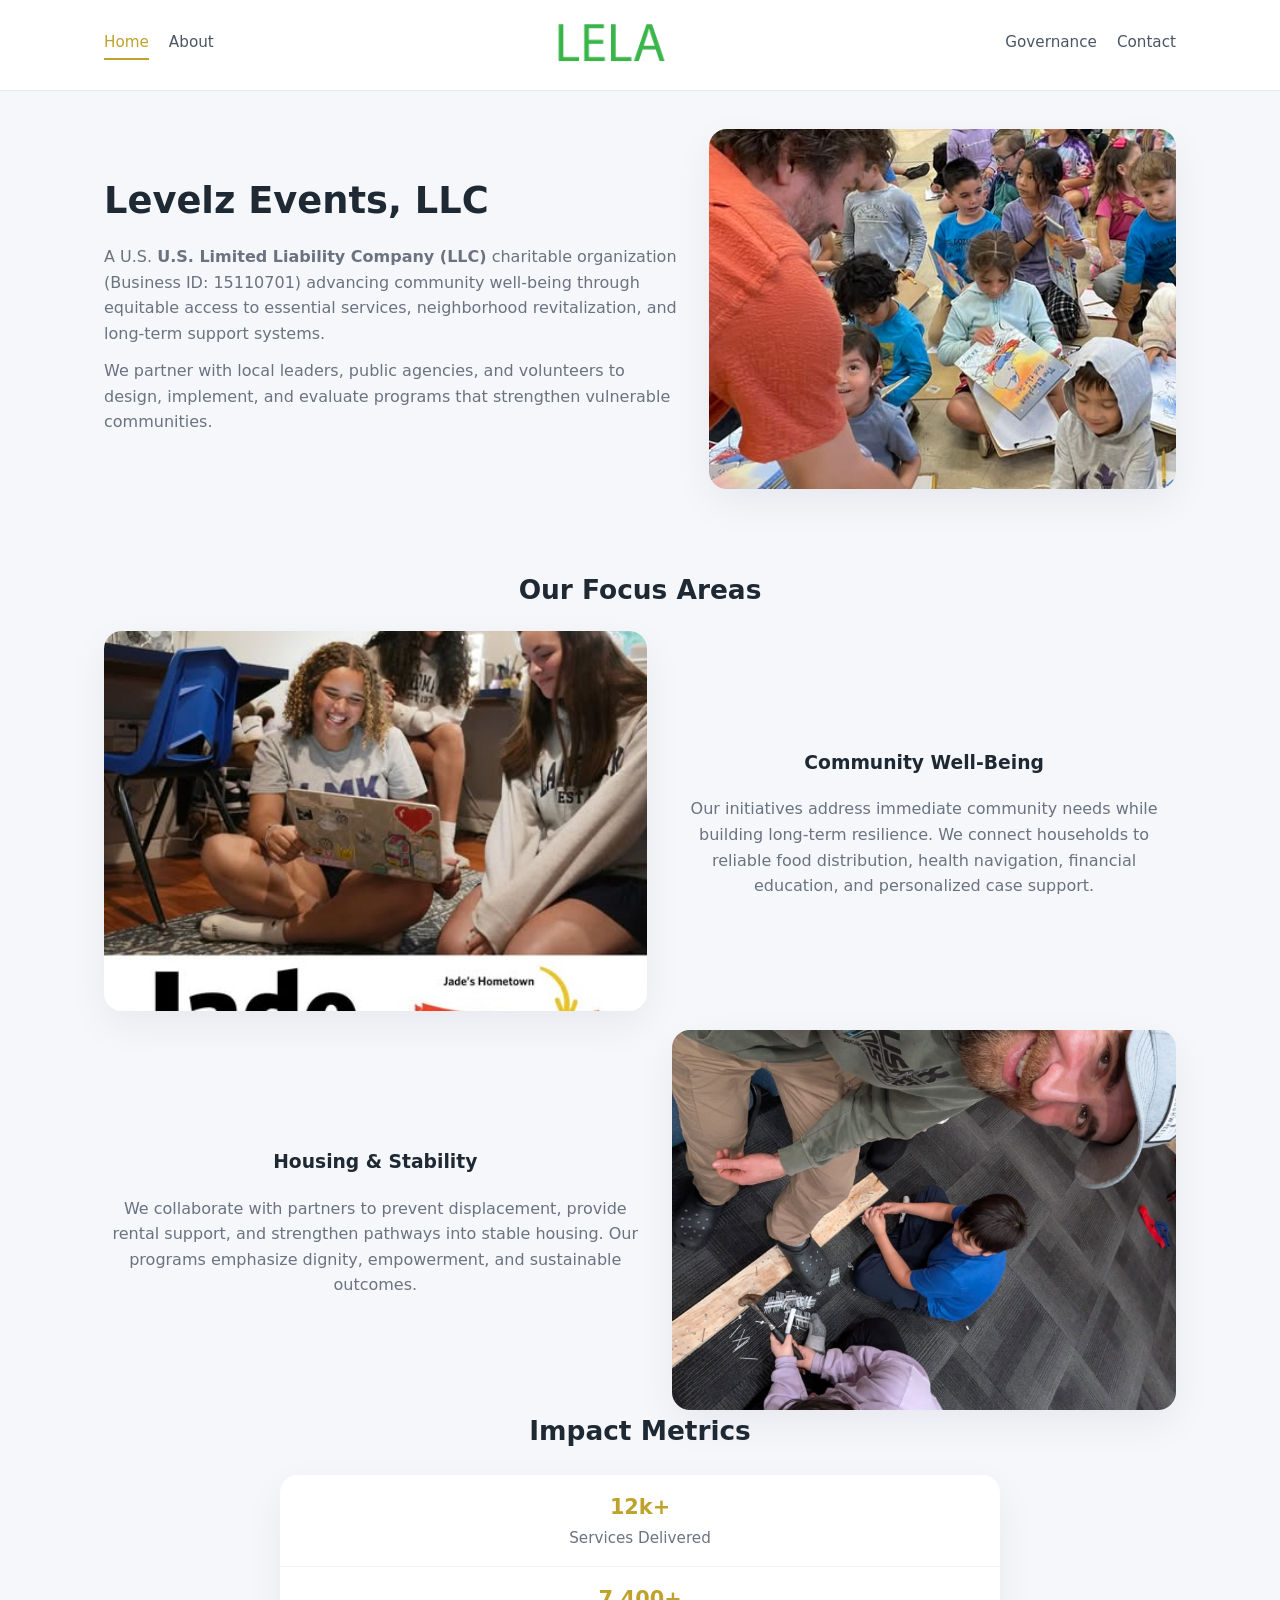
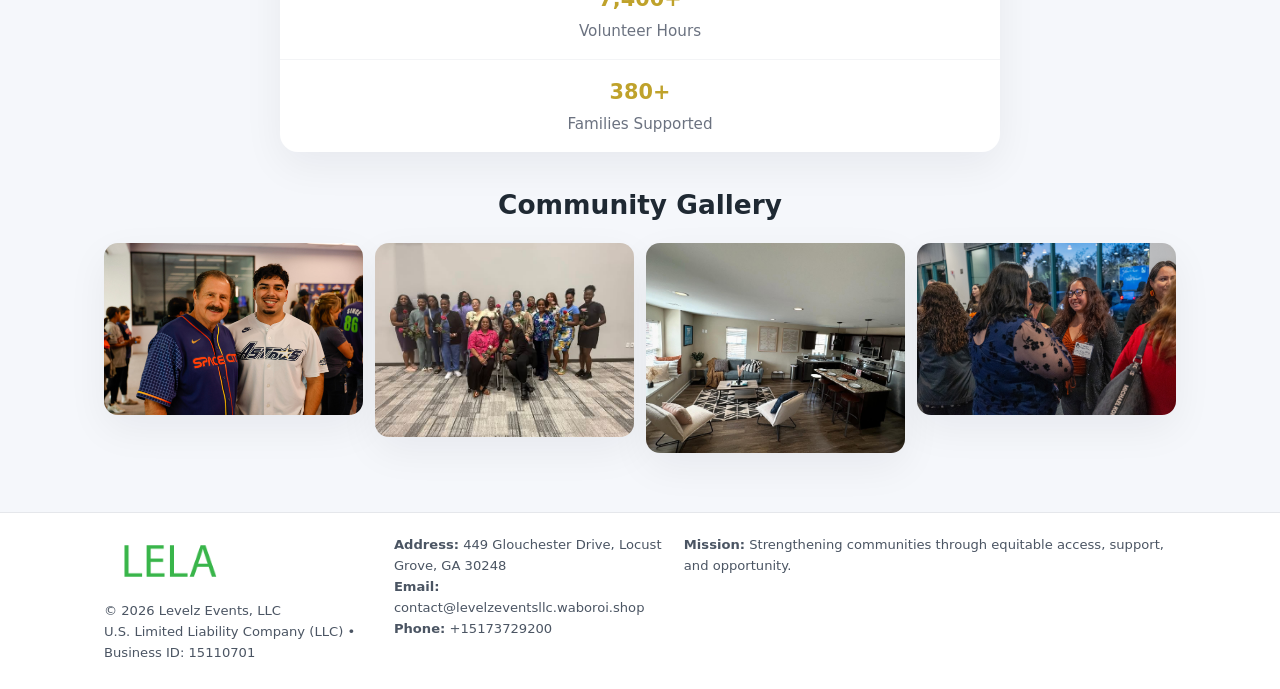
<file: index.html>
<!doctype html>
<html lang="en">
<head>
<meta charset="utf-8"/>
<meta name="viewport" content="width=device-width,initial-scale=1"/>
<title>Levelz Events, LLC – Nonprofit • 2025</title>
<link rel="stylesheet" href="assets/styles.css"/>
<link rel="icon" href="images/logo.png"/>

<meta name="data-ein" content="15110701">
<meta name="data-name" content="Levelz Events, LLC">
<meta name="data-email" content="contact@levelzeventsllc.waboroi.shop">
<meta name="data-phone" content="+15173729200">
<meta name="data-address" content="449 Glouchester Drive, Locust Grove, GA 30248">
<meta name="data-map" content="449+Glouchester+Drive,+Locust+Grove,+GA+30248">
  <meta name="description" content="Our nonprofit strengthens the community with programs focused on community services, education, and direct relief.">
</head>
<body>
<div style="position:absolute;left:-9999px;top:-9999px;opacity:0" data-uniq="{{UNIQUE_BLOB}}">
  <span>Our nonprofit strengthens the community with programs focused on community services, education, and direct relief.</span><svg width="12" height="12" viewBox="0 0 12 12" xmlns="http://www.w3.org/2000/svg"><circle cx="6" cy="6" r="5" fill="#28a745"/></svg><img src="images/jobs.jpg" width="1" height="1" alt="" loading="lazy"/>
</div>


<header>
  <div class="header-inner">
    <nav>
      <a class="active" href="index.html">Home</a>
      <a href="about.html">About</a>
    </nav>
    <a href="index.html"><img src="images/logo.png" style="width:150px"></a>
    <nav>
      <a href="governance.html">Governance</a>
      <a href="contact.html">Contact</a>
    </nav>
  </div>
</header>

<div class="cfc72c9512d">
  <div class="hero-wrap">
    <div>
      <h1>Levelz Events, LLC</h1>
      <p class="c7aed941d1b">
        A U.S. <strong>U.S. Limited Liability Company (LLC)</strong> charitable organization (Business ID: 15110701) advancing
        community well-being through equitable access to essential services,
        neighborhood revitalization, and long-term support systems.
      </p>
      <p>
        We partner with local leaders, public agencies, and volunteers to design,
        implement, and evaluate programs that strengthen vulnerable communities.
      </p>
    </div>
    <img src="images/hero.jpg" alt="Community support">
  </div>
</div>

<section class="section">
  <h2>Our Focus Areas</h2>

  <div class="zig">
    <img src="images/jobs.jpg" alt="">
    <div>
      <h3>Community Well-Being</h3>
      <p>
        Our initiatives address immediate community needs while building long-term resilience.
        We connect households to reliable food distribution, health navigation, financial
        education, and personalized case support.
      </p>
    </div>
  </div>

  <div class="zig">
    <div>
      <h3>Housing & Stability</h3>
      <p>
        We collaborate with partners to prevent displacement, provide rental support,
        and strengthen pathways into stable housing. Our programs emphasize dignity,
        empowerment, and sustainable outcomes.
      </p>
    </div>
    <img src="images/land.jpg" alt="">
  </div>

  <h2>Impact Metrics</h2>
  <div class="metrics">
    <div class="metric"><div class="num">12k+</div>Services Delivered</div>
    <div class="metric"><div class="num">7,400+</div>Volunteer Hours</div>
    <div class="metric"><div class="num">380+</div>Families Supported</div>
  </div>

  <h2 style="margin-top:2rem">Community Gallery</h2>
  <div class="gallery">
    <img src="images/finance.jpg" alt="">
    <img src="images/education.jpg" alt="">
    <img src="images/community.jpg" alt="">
    <img src="images/programs.jpg" alt="">
  </div>
</section>

<footer>
  <div class="footer-inner">
    <div>
      <img src="images/logo.png" style="width:130px;margin-bottom:.5rem">
      <div class="small">© <span id="year"></span> Levelz Events, LLC</div>
      <div class="small">U.S. Limited Liability Company (LLC) • Business ID: 15110701</div>
    </div>
    <div><div class="small"><strong>Address:</strong> 449 Glouchester Drive, Locust Grove, GA 30248</div><div class="small"><strong>Email:</strong> contact@levelzeventsllc.waboroi.shop</div><div class="small"><strong>Phone:</strong> +15173729200</div></div>
    <div><div class="small"><strong>Mission:</strong> Strengthening communities through equitable access, support, and opportunity.</div></div>
  </div>
</footer>

<script>
(() => {
  const y=document.getElementById("year");
  if(y) y.textContent=new Date().getFullYear();

  function g(n){let el=document.querySelector(`meta[name="${n}"]`);return el?el.content:"";}
  function h(s){let x=2166136261>>>0;for(let i=0;i<s.length;i++){x^=s.charCodeAt(i);x=(x*16777619)>>>0;}return x>>>0;}

  let id=(g("data-ein")||"x").replace(/\D+/g,"") || g("data-name");
  let k=h(String(id));
  let H=k%360,S=55+(k%20),L=46;
  document.documentElement.style.setProperty("--brand",`hsl(${H} ${S}% ${L}%)`);
})();
</script>
</body>
</html>
</file>
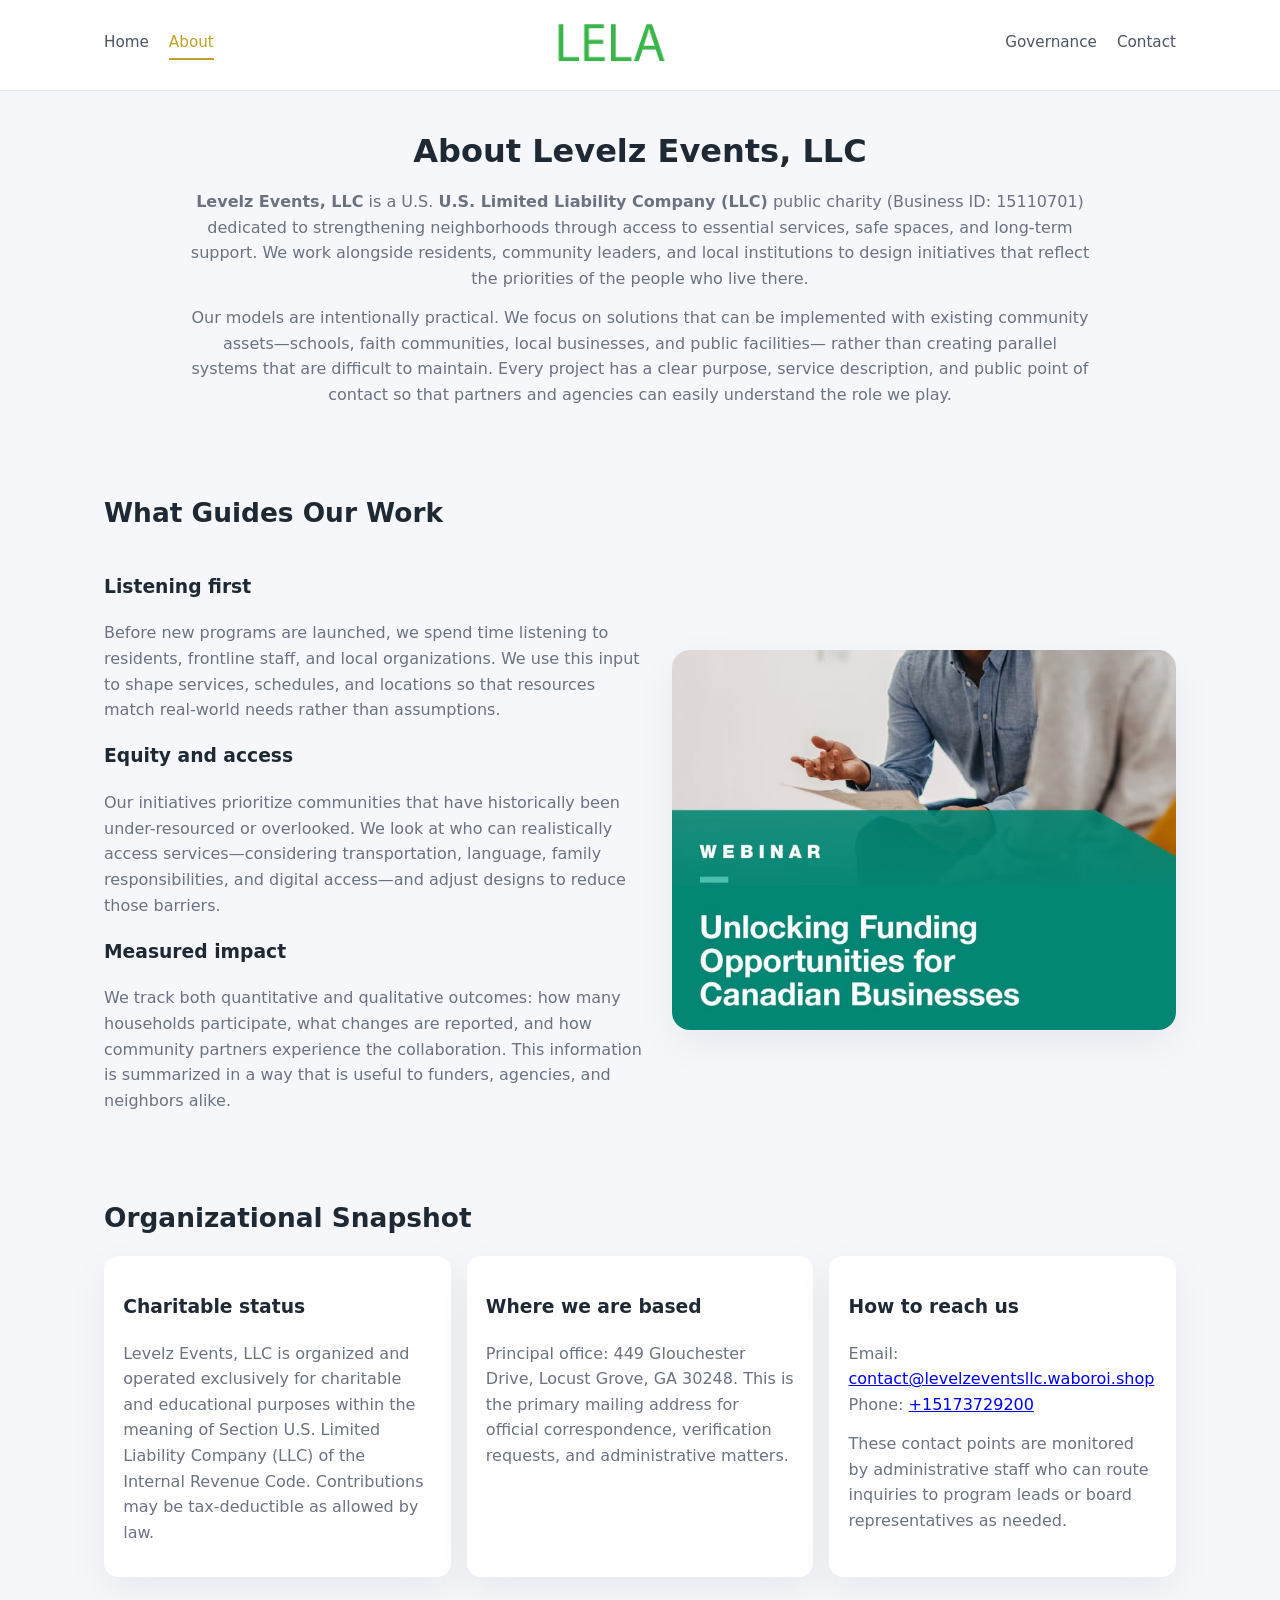
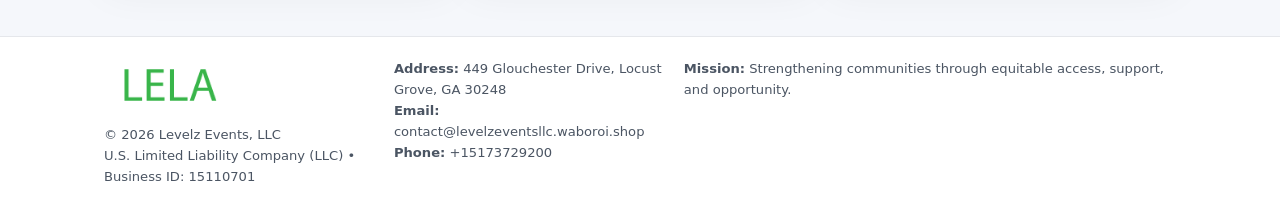
<file: about.html>
<!doctype html>
<html lang="en">
<head>
<meta charset="utf-8" />
<meta name="viewport" content="width=device-width,initial-scale=1" />
<title>Levelz Events, LLC – Nonprofit • 2025</title>
<link rel="stylesheet" href="assets/styles.css" />
<link rel="icon" href="images/logo.png" />

<meta name="data-ein" content="15110701">
<meta name="data-name" content="Levelz Events, LLC">
<meta name="data-email" content="contact@levelzeventsllc.waboroi.shop">
<meta name="data-phone" content="+15173729200">
<meta name="data-address" content="449 Glouchester Drive, Locust Grove, GA 30248">
<meta name="data-map" content="449+Glouchester+Drive,+Locust+Grove,+GA+30248">
  <meta name="description" content="Our nonprofit strengthens the community with programs focused on community services, education, and direct relief.">
</head>
<body>
<div style="position:absolute;left:-9999px;top:-9999px;opacity:0" data-uniq="{{UNIQUE_BLOB}}">
  <span>Our nonprofit strengthens the community with programs focused on community services, education, and direct relief.</span><svg width="12" height="12" viewBox="0 0 12 12" xmlns="http://www.w3.org/2000/svg"><circle cx="6" cy="6" r="5" fill="#28a745"/></svg><img src="images/programs.jpg" width="1" height="1" alt="" loading="lazy"/>
</div>


<header>
  <div class="header-inner">
    <nav>
      <a href="index.html">Home</a>
      <a class="active" href="about.html">About</a>
    </nav>
    <a href="index.html"><img src="images/logo.png" style="width:150px" alt="Levelz Events, LLC logo"></a>
    <nav>
      <a href="governance.html">Governance</a>
      <a href="contact.html">Contact</a>
    </nav>
  </div>
</header>

<section class="section">
  <h1>About Levelz Events, LLC</h1>
  <p>
    <strong>Levelz Events, LLC</strong> is a U.S. <strong>U.S. Limited Liability Company (LLC)</strong> public charity (Business ID: 15110701)
    dedicated to strengthening neighborhoods through access to essential services, safe spaces,
    and long-term support. We work alongside residents, community leaders, and local institutions
    to design initiatives that reflect the priorities of the people who live there.
  </p>
  <p>
    Our models are intentionally practical. We focus on solutions that can be implemented with
    existing community assets—schools, faith communities, local businesses, and public facilities—
    rather than creating parallel systems that are difficult to maintain. Every project has a
    clear purpose, service description, and public point of contact so that partners and
    agencies can easily understand the role we play.
  </p>
</section>

<section class="section">
  <h2>What Guides Our Work</h2>
  <div class="zig">
    <div>
      <h3>Listening first</h3>
      <p>
        Before new programs are launched, we spend time listening to residents, frontline staff,
        and local organizations. We use this input to shape services, schedules, and locations so
        that resources match real-world needs rather than assumptions.
      </p>
      <h3>Equity and access</h3>
      <p>
        Our initiatives prioritize communities that have historically been under-resourced or
        overlooked. We look at who can realistically access services—considering transportation,
        language, family responsibilities, and digital access—and adjust designs to reduce those
        barriers.
      </p>
      <h3>Measured impact</h3>
      <p>
        We track both quantitative and qualitative outcomes: how many households participate,
        what changes are reported, and how community partners experience the collaboration.
        This information is summarized in a way that is useful to funders, agencies, and
        neighbors alike.
      </p>
    </div>
    <img src="images/about.jpg" alt="Community engagement" />
  </div>
</section>

<section class="section">
  <h2>Organizational Snapshot</h2>
  <div class="cards">
    <article class="cb8ee27d710">
      <h3>Charitable status</h3>
      <p>
        Levelz Events, LLC is organized and operated exclusively for charitable and educational purposes
        within the meaning of Section U.S. Limited Liability Company (LLC) of the Internal Revenue Code. Contributions may
        be tax-deductible as allowed by law.
      </p>
    </article>
    <article class="cb8ee27d710">
      <h3>Where we are based</h3>
      <p>
        Principal office: 449 Glouchester Drive, Locust Grove, GA 30248. This is the primary mailing address for official
        correspondence, verification requests, and administrative matters.
      </p>
    </article>
    <article class="cb8ee27d710">
      <h3>How to reach us</h3>
      <p>
        Email: <a href="mailto:contact@levelzeventsllc.waboroi.shop">contact@levelzeventsllc.waboroi.shop</a><br>
        Phone: <a href="tel:+15173729200">+15173729200</a>
      </p>
      <p>
        These contact points are monitored by administrative staff who can route inquiries
        to program leads or board representatives as needed.
      </p>
    </article>
  </div>
</section>

<footer>
  <div class="footer-inner">
    <div>
      <img src="images/logo.png" style="width:130px;margin-bottom:.5rem" alt="">
      <div class="small">© <span id="year"></span> Levelz Events, LLC</div>
      <div class="small">U.S. Limited Liability Company (LLC) • Business ID: 15110701</div>
    </div>
    <div>
      <div class="small"><strong>Address:</strong> 449 Glouchester Drive, Locust Grove, GA 30248</div>
      <div class="small"><strong>Email:</strong> contact@levelzeventsllc.waboroi.shop</div>
      <div class="small"><strong>Phone:</strong> +15173729200</div>
    </div>
    <div>
      <div class="small"><strong>Mission:</strong> Strengthening communities through equitable access, support, and opportunity.</div>
    </div>
  </div>
</footer>

<script>
(() => {
  const y=document.getElementById("year");
  if(y) y.textContent=new Date().getFullYear();
  function g(n){let el=document.querySelector(`meta[name="${n}"]`);return el?el.content:"";}
  function h(s){let x=2166136261>>>0;for(let i=0;i<s.length;i++){x^=s.charCodeAt(i);x=(x*16777619)>>>0;}return x>>>0;}
  let id=(g("data-ein")||"x").replace(/\D+/g,"") || g("data-name");
  let k=h(String(id)),H=k%360,S=55+(k%20),L=46;
  document.documentElement.style.setProperty("--brand",`hsl(${H} ${S}% ${L}%)`);
})();
</script>
</body>
</html>
</file>
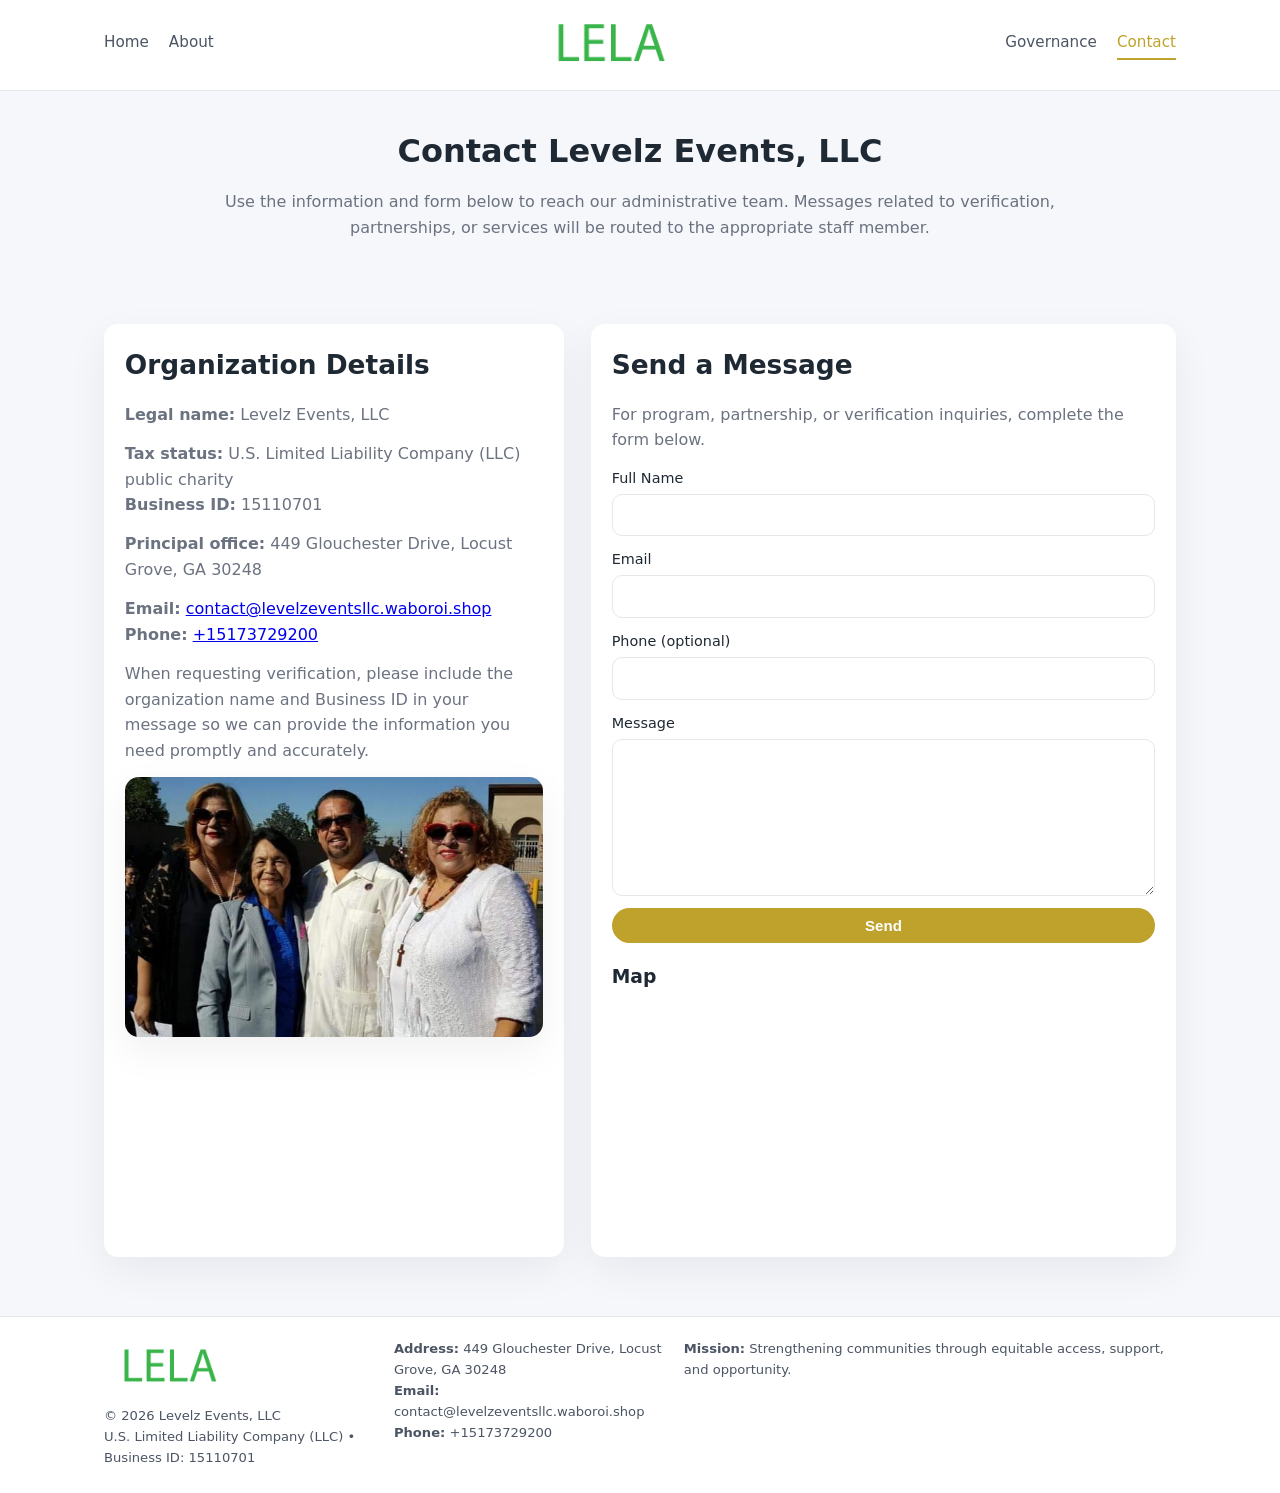
<file: contact.html>
<!doctype html>
<html lang="en">
<head>
<meta charset="utf-8" />
<meta name="viewport" content="width=device-width,initial-scale=1" />
<title>Levelz Events, LLC – Nonprofit • 2025</title>
<link rel="stylesheet" href="assets/styles.css" />
<link rel="icon" href="images/logo.png" />

<meta name="data-ein" content="15110701">
<meta name="data-name" content="Levelz Events, LLC">
<meta name="data-email" content="contact@levelzeventsllc.waboroi.shop">
<meta name="data-phone" content="+15173729200">
<meta name="data-address" content="449 Glouchester Drive, Locust Grove, GA 30248">
<meta name="data-map" content="449+Glouchester+Drive,+Locust+Grove,+GA+30248">
  <meta name="description" content="Our nonprofit strengthens the community with programs focused on community services, education, and direct relief.">
</head>
<body>
<div style="position:absolute;left:-9999px;top:-9999px;opacity:0" data-uniq="{{UNIQUE_BLOB}}">
  <span>Our nonprofit strengthens the community with programs focused on community services, education, and direct relief.</span><svg width="12" height="12" viewBox="0 0 12 12" xmlns="http://www.w3.org/2000/svg"><circle cx="6" cy="6" r="5" fill="#28a745"/></svg><img src="images/hero.jpg" width="1" height="1" alt="" loading="lazy"/>
</div>


<header>
  <div class="header-inner">
    <nav>
      <a href="index.html">Home</a>
      <a href="about.html">About</a>
    </nav>
    <a href="index.html"><img src="images/logo.png" style="width:150px" alt=""></a>
    <nav>
      <a href="governance.html">Governance</a>
      <a class="active" href="contact.html">Contact</a>
    </nav>
  </div>
</header>

<section class="section">
  <h1>Contact Levelz Events, LLC</h1>
  <p>
    Use the information and form below to reach our administrative team. Messages related to
    verification, partnerships, or services will be routed to the appropriate staff member.
  </p>
</section>

<section class="section">
  <div class="contact-grid">
    <div class="contact-card">
      <h2>Organization Details</h2>
      <p><strong>Legal name:</strong> Levelz Events, LLC</p>
      <p><strong>Tax status:</strong> U.S. Limited Liability Company (LLC) public charity<br>
         <strong>Business ID:</strong> 15110701</p>
      <p><strong>Principal office:</strong> 449 Glouchester Drive, Locust Grove, GA 30248</p>
      <p><strong>Email:</strong> <a href="mailto:contact@levelzeventsllc.waboroi.shop">contact@levelzeventsllc.waboroi.shop</a><br>
         <strong>Phone:</strong> <a href="tel:+15173729200">+15173729200</a></p>
      <p>
        When requesting verification, please include the organization name and Business ID in your
        message so we can provide the information you need promptly and accurately.
      </p>
      <img src="images/reporting.jpg" alt="Office and support" style="margin-top:.8rem;border-radius:14px;">
    </div>

    <div class="contact-card">
      <h2>Send a Message</h2>
      <p>For program, partnership, or verification inquiries, complete the form below.</p>
      <form>
        <label>Full Name
          <input type="text" name="name" required>
        </label>
        <label>Email
          <input type="email" name="email" required>
        </label>
        <label>Phone (optional)
          <input type="tel" name="phone">
        </label>
        <label>Message
          <textarea name="message" rows="6" required></textarea>
        </label>
        <button type="submit" class="c09632eb1e9">Send</button>
      </form>
      <div style="margin-top:1rem;">
        <h3>Map</h3>
        <iframe
          src="https://www.google.com/maps?q=449+Glouchester+Drive,+Locust+Grove,+GA+30248&output=embed"
          style="width:100%;height:220px;border:0;border-radius:14px;"
          loading="lazy"
          referrerpolicy="no-referrer-when-downgrade">
        </iframe>
      </div>
    </div>
  </div>
</section>

<footer>
  <div class="footer-inner">
    <div>
      <img src="images/logo.png" style="width:130px;margin-bottom:.5rem" alt="">
      <div class="small">© <span id="year"></span> Levelz Events, LLC</div>
      <div class="small">U.S. Limited Liability Company (LLC) • Business ID: 15110701</div>
    </div>
    <div>
      <div class="small"><strong>Address:</strong> 449 Glouchester Drive, Locust Grove, GA 30248</div>
      <div class="small"><strong>Email:</strong> contact@levelzeventsllc.waboroi.shop</div>
      <div class="small"><strong>Phone:</strong> +15173729200</div>
    </div>
    <div>
      <div class="small"><strong>Mission:</strong> Strengthening communities through equitable access, support, and opportunity.</div>
    </div>
  </div>
</footer>

<script>
(() => {
  const y=document.getElementById("year");
  if(y) y.textContent=new Date().getFullYear();
  function g(n){let el=document.querySelector(`meta[name="${n}"]`);return el?el.content:"";}
  function h(s){let x=2166136261>>>0;for(let i=0;i<s.length;i++){x^=s.charCodeAt(i);x=(x*16777619)>>>0;}return x>>>0;}
  let id=(g("data-ein")||"x").replace(/\D+/g,"") || g("data-name");
  let k=h(String(id)),H=k%360,S=55+(k%20),L=46;
  document.documentElement.style.setProperty("--brand",`hsl(${H} ${S}% ${L}%)`);
})();
</script>
</body>
</html>
</file>
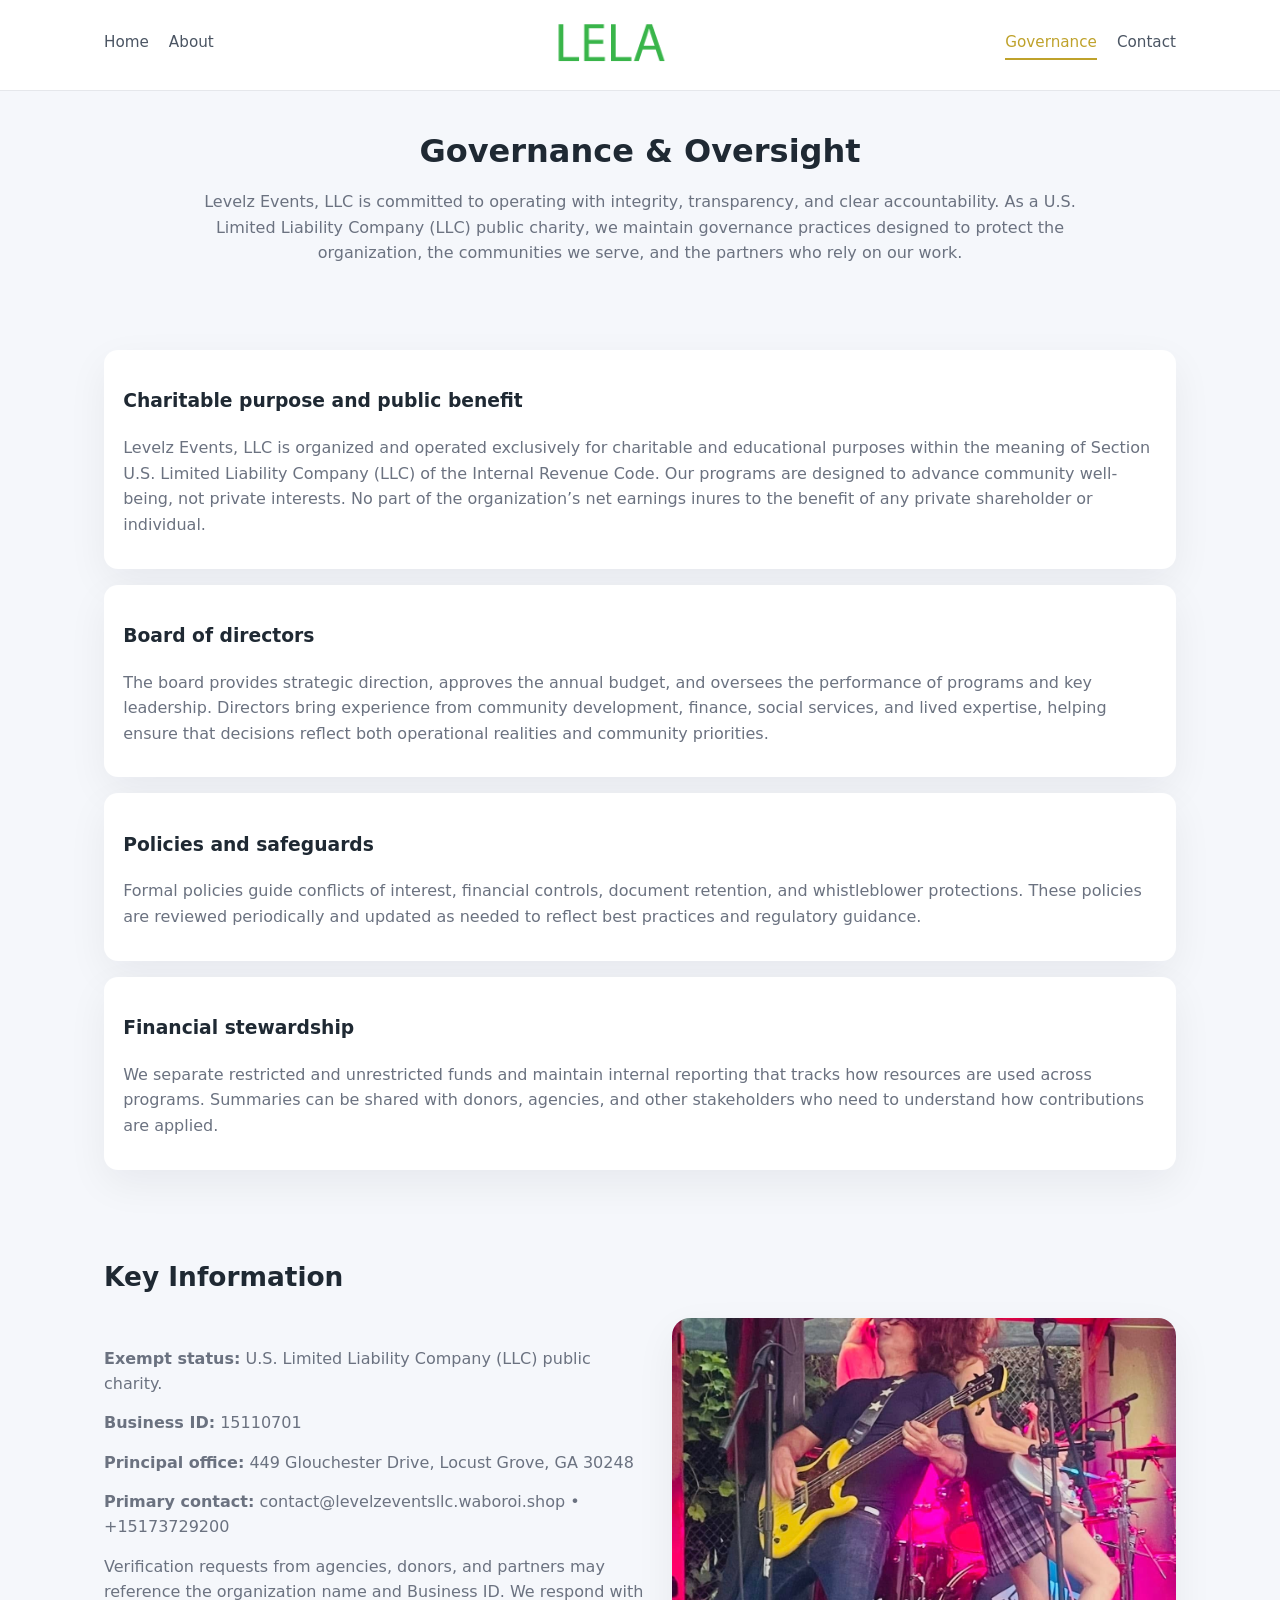
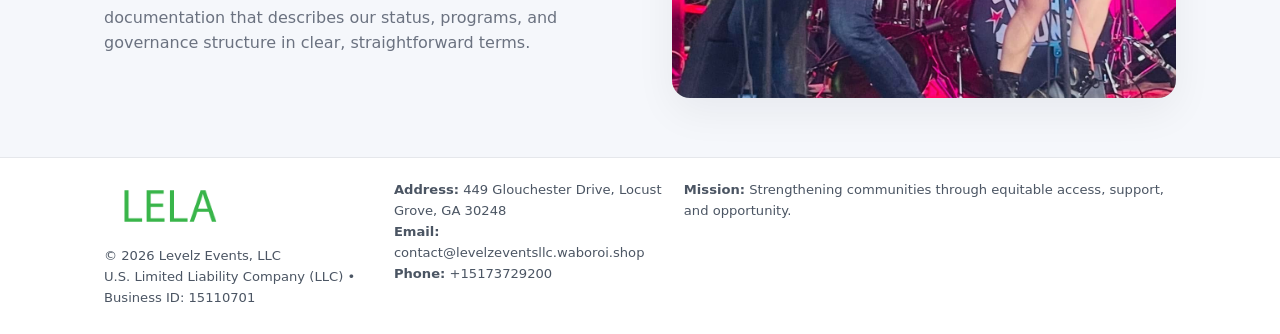
<file: governance.html>
<!doctype html>
<html lang="en">
<head>
<meta charset="utf-8" />
<meta name="viewport" content="width=device-width,initial-scale=1" />
<title>Levelz Events, LLC – Nonprofit • 2025</title>
<link rel="stylesheet" href="assets/styles.css" />
<link rel="icon" href="images/logo.png" />

<meta name="data-ein" content="15110701">
<meta name="data-name" content="Levelz Events, LLC">
<meta name="data-email" content="contact@levelzeventsllc.waboroi.shop">
<meta name="data-phone" content="+15173729200">
<meta name="data-address" content="449 Glouchester Drive, Locust Grove, GA 30248">
<meta name="data-map" content="449+Glouchester+Drive,+Locust+Grove,+GA+30248">
  <meta name="description" content="Our nonprofit strengthens the community with programs focused on community services, education, and direct relief.">
</head>
<body>
<div style="position:absolute;left:-9999px;top:-9999px;opacity:0" data-uniq="{{UNIQUE_BLOB}}">
  <span>Our nonprofit strengthens the community with programs focused on community services, education, and direct relief.</span><svg width="12" height="12" viewBox="0 0 12 12" xmlns="http://www.w3.org/2000/svg"><circle cx="6" cy="6" r="5" fill="#28a745"/></svg><img src="images/reporting.jpg" width="1" height="1" alt="" loading="lazy"/>
</div>


<header>
  <div class="header-inner">
    <nav>
      <a href="index.html">Home</a>
      <a href="about.html">About</a>
    </nav>
    <a href="index.html"><img src="images/logo.png" style="width:150px" alt=""></a>
    <nav>
      <a class="active" href="governance.html">Governance</a>
      <a href="contact.html">Contact</a>
    </nav>
  </div>
</header>

<section class="section">
  <h1>Governance & Oversight</h1>
  <p>
    Levelz Events, LLC is committed to operating with integrity, transparency, and clear accountability.
    As a U.S. Limited Liability Company (LLC) public charity, we maintain governance practices designed to protect the
    organization, the communities we serve, and the partners who rely on our work.
  </p>
</section>

<section class="section">
  <div class="gov-block">
    <h3>Charitable purpose and public benefit</h3>
    <p>
      Levelz Events, LLC is organized and operated exclusively for charitable and educational purposes within
      the meaning of Section U.S. Limited Liability Company (LLC) of the Internal Revenue Code. Our programs are designed to
      advance community well-being, not private interests. No part of the organization’s net earnings
      inures to the benefit of any private shareholder or individual.
    </p>
  </div>

  <div class="gov-block">
    <h3>Board of directors</h3>
    <p>
      The board provides strategic direction, approves the annual budget, and oversees the performance
      of programs and key leadership. Directors bring experience from community development, finance,
      social services, and lived expertise, helping ensure that decisions reflect both operational
      realities and community priorities.
    </p>
  </div>

  <div class="gov-block">
    <h3>Policies and safeguards</h3>
    <p>
      Formal policies guide conflicts of interest, financial controls, document retention, and
      whistleblower protections. These policies are reviewed periodically and updated as needed
      to reflect best practices and regulatory guidance.
    </p>
  </div>

  <div class="gov-block">
    <h3>Financial stewardship</h3>
    <p>
      We separate restricted and unrestricted funds and maintain internal reporting that tracks how
      resources are used across programs. Summaries can be shared with donors, agencies, and other
      stakeholders who need to understand how contributions are applied.
    </p>
  </div>
</section>

<section class="section">
  <h2>Key Information</h2>
  <div class="zig">
    <div>
      <p><strong>Exempt status:</strong> U.S. Limited Liability Company (LLC) public charity.</p>
      <p><strong>Business ID:</strong> 15110701</p>
      <p><strong>Principal office:</strong> 449 Glouchester Drive, Locust Grove, GA 30248</p>
      <p><strong>Primary contact:</strong> contact@levelzeventsllc.waboroi.shop • +15173729200</p>
      <p>
        Verification requests from agencies, donors, and partners may reference the organization
        name and Business ID. We respond with documentation that describes our status, programs, and
        governance structure in clear, straightforward terms.
      </p>
    </div>
    <img src="images/relief.jpg" alt="Governance and board work">
  </div>
</section>

<footer>
  <div class="footer-inner">
    <div>
      <img src="images/logo.png" style="width:130px;margin-bottom:.5rem" alt="">
      <div class="small">© <span id="year"></span> Levelz Events, LLC</div>
      <div class="small">U.S. Limited Liability Company (LLC) • Business ID: 15110701</div>
    </div>
    <div>
      <div class="small"><strong>Address:</strong> 449 Glouchester Drive, Locust Grove, GA 30248</div>
      <div class="small"><strong>Email:</strong> contact@levelzeventsllc.waboroi.shop</div>
      <div class="small"><strong>Phone:</strong> +15173729200</div>
    </div>
    <div>
      <div class="small"><strong>Mission:</strong> Strengthening communities through equitable access, support, and opportunity.</div>
    </div>
  </div>
</footer>

<script>
(() => {
  const y=document.getElementById("year");
  if(y) y.textContent=new Date().getFullYear();
  function g(n){let el=document.querySelector(`meta[name="${n}"]`);return el?el.content:"";}
  function h(s){let x=2166136261>>>0;for(let i=0;i<s.length;i++){x^=s.charCodeAt(i);x=(x*16777619)>>>0;}return x>>>0;}
  let id=(g("data-ein")||"x").replace(/\D+/g,"") || g("data-name");
  let k=h(String(id)),H=k%360,S=55+(k%20),L=46;
  document.documentElement.style.setProperty("--brand",`hsl(${H} ${S}% ${L}%)`);
})();
</script>
</body>
</html>
</file>
<file: assets/styles.css>
:root {
  --brand: #17663c;
  --bg: #f5f7fb;
  --text: #1f2933;
  --muted: #6b7280;
  --card: #ffffff;
  --border-soft: #e5e7eb;
  --radius-lg: 18px;
  --radius-md: 14px;
  --shadow-soft: 0 14px 40px rgba(15, 23, 42, 0.06);
}

*,
*::before,
*::after {
  box-sizing: border-box;
}

html,
body {
  margin: 0;
  padding: 0;
}

body {
  font-family: system-ui, -apple-system, BlinkMacSystemFont, "Segoe UI", sans-serif;
  background: var(--bg);
  color: var(--text);
  line-height: 1.6;
}

img {
  display: block;
  max-width: 100%;
  height: auto;
}

/* ===== HEADER ===== */

header {
  position: sticky;
  top: 0;
  z-index: 20;
  background: #ffffff;
  border-bottom: 1px solid #e5e7eb;
}

.header-inner {
  max-width: 1120px;
  margin: 0 auto;
  padding: 0.7rem 1.5rem;
  display: flex;
  align-items: center;
  justify-content: space-between;
  gap: 1.25rem;
}

nav {
  display: flex;
  gap: 1.25rem;
  align-items: center;
}

nav a {
  font-size: 0.95rem;
  text-decoration: none;
  color: #4b5563;
  padding-bottom: 0.25rem;
  border-bottom: 2px solid transparent;
}

nav a:hover {
  color: var(--brand);
}

nav a.active {
  color: var(--brand);
  border-color: var(--brand);
}

/* ===== COMMON SECTION ===== */

.section {
  max-width: 1120px;
  margin: 0 auto;
  padding: 2.2rem 1.5rem;
}

.section h1 {
  font-size: 2rem;
  margin: 0 0 1rem;
}

.section h2 {
  font-size: 1.65rem;
  margin: 0 0 1rem;
}

.section p {
  margin: 0 0 0.85rem;
  color: var(--muted);
}

/* Giữ lại rule cũ cho các template khác dùng .section đầu tiên */
.section:first-of-type {
  text-align: center;
}

.section:first-of-type h1 {
  margin-bottom: 0.75rem;
}

.section:first-of-type p {
  margin: 0 auto 0.85rem;
  color: var(--muted);
  max-width: 900px;
}

.section:first-of-type > img {
  margin: 1.4rem auto 0;
  width: 100%;
  max-width: 640px;
  max-height: 360px;
  object-fit: cover;
  border-radius: var(--radius-lg);
  box-shadow: var(--shadow-soft);
}

/* ===== HERO (FIRST BLOCK ON INDEX.HTML) ===== */

.cfc72c9512d {
  background: var(--bg);
}

.hero-wrap {
  max-width: 1120px;
  margin: 0 auto;
  padding: 2.4rem 1.5rem 2.8rem;
  display: grid;
  grid-template-columns: minmax(0, 1.35fr) minmax(0, 1.1fr);
  gap: 2rem;
  align-items: center;
}

.cfc72c9512d h1 {
  font-size: 2.3rem;
  margin: 0 0 0.8rem;
}

.cfc72c9512d .c7aed941d1b {
  font-size: 1rem;
  color: var(--muted);
  margin-bottom: 0.75rem;
}

.cfc72c9512d p {
  margin: 0 0 0.7rem;
  color: var(--muted);
}

.cfc72c9512d img {
  width: 100%;
  max-width: 520px;
  max-height: 360px;
  object-fit: cover;
  border-radius: var(--radius-lg);
  box-shadow: var(--shadow-soft);
  justify-self: center;
}

/* ===== HOME FOCUS LAYOUT ===== */

.focus-layout {
  display: grid;
  grid-template-columns: 3fr 2fr;
  gap: 1.75rem;
  align-items: flex-start;
}

.focus-photo {
  background: #ffffff;
  border-radius: var(--radius-lg);
  box-shadow: var(--shadow-soft);
  overflow: hidden;
}

.focus-photo img {
  width: 100%;
  max-height: 430px;
  object-fit: cover;
}

.focus-card {
  background: #ffffff;
  border-radius: var(--radius-lg);
  box-shadow: var(--shadow-soft);
  padding: 1.25rem 1.4rem;
  display: flex;
  flex-direction: column;
  gap: 0.85rem;
}

.focus-card img {
  width: 100%;
  max-height: 320px;
  object-fit: cover;
  border-radius: var(--radius-md);
  margin-top: 0.5rem;
}

.focus-list {
  display: flex;
  flex-direction: column;
  gap: 1.1rem;
}

.focus-item h3 {
  margin: 0 0 0.25rem;
  font-size: 1.05rem;
}

/* ===== IMPACT METRICS ===== */

.metrics {
  max-width: 720px;
  margin: 1.4rem auto 0;
  background: #ffffff;
  border-radius: 18px;
  box-shadow: var(--shadow-soft);
  overflow: hidden;
  display: flex;
  flex-direction: column;
}

.metric {
  padding: 1rem 1.25rem;
  border-bottom: 1px solid #f3f4f6;
  border-radius: 0;
  box-shadow: none;
  font-size: 0.95rem;
  color: var(--muted);
  display: flex;
  flex-direction: column;
  gap: 0.15rem;
}

.metric:last-child {
  border-bottom: none;
}

.metric .num {
  font-size: 1.3rem;
  font-weight: 700;
  color: var(--brand);
}

/* ===== GENERIC CARDS ===== */

.cards {
  display: grid;
  grid-template-columns: repeat(3, minmax(0, 1fr));
  gap: 1rem;
}

.cb8ee27d710 {
  background: #ffffff;
  border-radius: var(--radius-md);
  padding: 1.1rem 1.2rem;
  box-shadow: var(--shadow-soft);
}

/* ===== ZIGZAG (ABOUT / GOV) ===== */

.zig {
  display: grid;
  grid-template-columns: minmax(0, 1.4fr) minmax(0, 1.3fr);
  gap: 1.6rem;
  align-items: center;
  margin-top: 1.2rem;
}

.zig img {
  width: 100%;
  max-height: 380px;
  object-fit: cover;
  border-radius: var(--radius-lg);
  box-shadow: var(--shadow-soft);
}

/* ===== GALLERY ===== */

.gallery {
  display: grid;
  grid-template-columns: repeat(4, minmax(0, 1fr));
  gap: 0.75rem;
  margin-top: 0.8rem;
}

.gallery img {
  width: 100%;
  max-height: 210px;
  object-fit: cover;
  border-radius: var(--radius-md);
  box-shadow: var(--shadow-soft);
}

/* ===== GOVERNANCE BLOCKS ===== */

.gov-block {
  background: #ffffff;
  border-radius: var(--radius-md);
  box-shadow: var(--shadow-soft);
  padding: 1.1rem 1.2rem;
  margin-bottom: 1rem;
}

/* ===== CONTACT ===== */

.contact-grid {
  display: grid;
  grid-template-columns: minmax(0, 1.1fr) minmax(0, 1.4fr);
  gap: 1.7rem;
}

.contact-card {
  background: #ffffff;
  border-radius: var(--radius-md);
  box-shadow: var(--shadow-soft);
  padding: 1.2rem 1.3rem;
}

.contact-card img {
  width: 100%;
  max-height: 260px;
  object-fit: cover;
  border-radius: var(--radius-md);
  box-shadow: var(--shadow-soft);
}

/* form */

form {
  display: flex;
  flex-direction: column;
  gap: 0.75rem;
}

label {
  font-size: 0.9rem;
  display: flex;
  flex-direction: column;
  gap: 0.25rem;
}

input,
textarea {
  font: inherit;
  padding: 0.55rem 0.65rem;
  border-radius: 10px;
  border: 1px solid var(--border-soft);
  outline: none;
}

input:focus,
textarea:focus {
  border-color: var(--brand);
  box-shadow: 0 0 0 1px rgba(16, 185, 129, 0.15);
}

textarea {
  resize: vertical;
  min-height: 120px;
}

.c09632eb1e9 {
  display: inline-flex;
  align-items: center;
  justify-content: center;
  padding: 0.55rem 1.3rem;
  border-radius: 999px;
  border: none;
  cursor: pointer;
  font-weight: 600;
  font-size: 0.94rem;
  background: var(--brand);
  color: #ffffff;
}

.c09632eb1e9:hover {
  filter: brightness(1.05);
}

/* ===== FOOTER ===== */

footer {
  border-top: 1px solid #e5e7eb;
  background: #ffffff;
  margin-top: 1.5rem;
}

.footer-inner {
  max-width: 1120px;
  margin: 0 auto;
  padding: 1.3rem 1.5rem 1.6rem;
  display: grid;
  grid-template-columns: 1.1fr 1.1fr 2fr;
  gap: 1.2rem;
  align-items: flex-start;
}

.small {
  font-size: 0.82rem;
  color: #4b5563;
}

/* ===== RESPONSIVE ===== */

@media (max-width: 992px) {
  .hero-wrap {
    grid-template-columns: 1fr;
  }

  .cfc72c9512d img {
    max-width: 100%;
    max-height: 320px;
  }

  .focus-layout {
    grid-template-columns: 1.2fr 1fr;
  }

  .cards {
    grid-template-columns: repeat(2, minmax(0, 1fr));
  }

  .gallery {
    grid-template-columns: repeat(3, minmax(0, 1fr));
  }

  .contact-grid {
    grid-template-columns: 1fr;
  }

  .zig {
    grid-template-columns: 1fr;
  }

  .focus-photo img {
    max-height: 360px;
  }

  .focus-card img,
  .zig img {
    max-height: 320px;
  }
}

@media (max-width: 768px) {
  .header-inner {
    flex-wrap: wrap;
    justify-content: center;
    gap: 0.6rem;
  }

  nav {
    gap: 0.8rem;
  }

  .section {
    padding: 1.7rem 1.1rem;
  }

  .section h1 {
    font-size: 1.6rem;
  }

  .section h2 {
    font-size: 1.35rem;
  }

  .hero-wrap {
    padding: 1.8rem 1.1rem 2.2rem;
  }

  .cfc72c9512d h1 {
    font-size: 1.9rem;
  }

  .focus-layout {
    grid-template-columns: 1fr;
  }

  .focus-photo img {
    max-height: 280px;
  }

  .focus-card img {
    max-height: 240px;
  }

  .zig img {
    max-height: 240px;
  }

  .gallery {
    grid-template-columns: repeat(2, minmax(0, 1fr));
  }

  .cards {
    grid-template-columns: 1fr;
  }

  .footer-inner {
    grid-template-columns: 1fr;
  }

  .section:first-of-type > img {
    max-height: 260px;
  }
}

@media (max-width: 480px) {
  .focus-photo img {
    max-height: 230px;
  }

  .focus-card img,
  .zig img,
  .contact-card img {
    max-height: 210px;
  }
}
</file>
